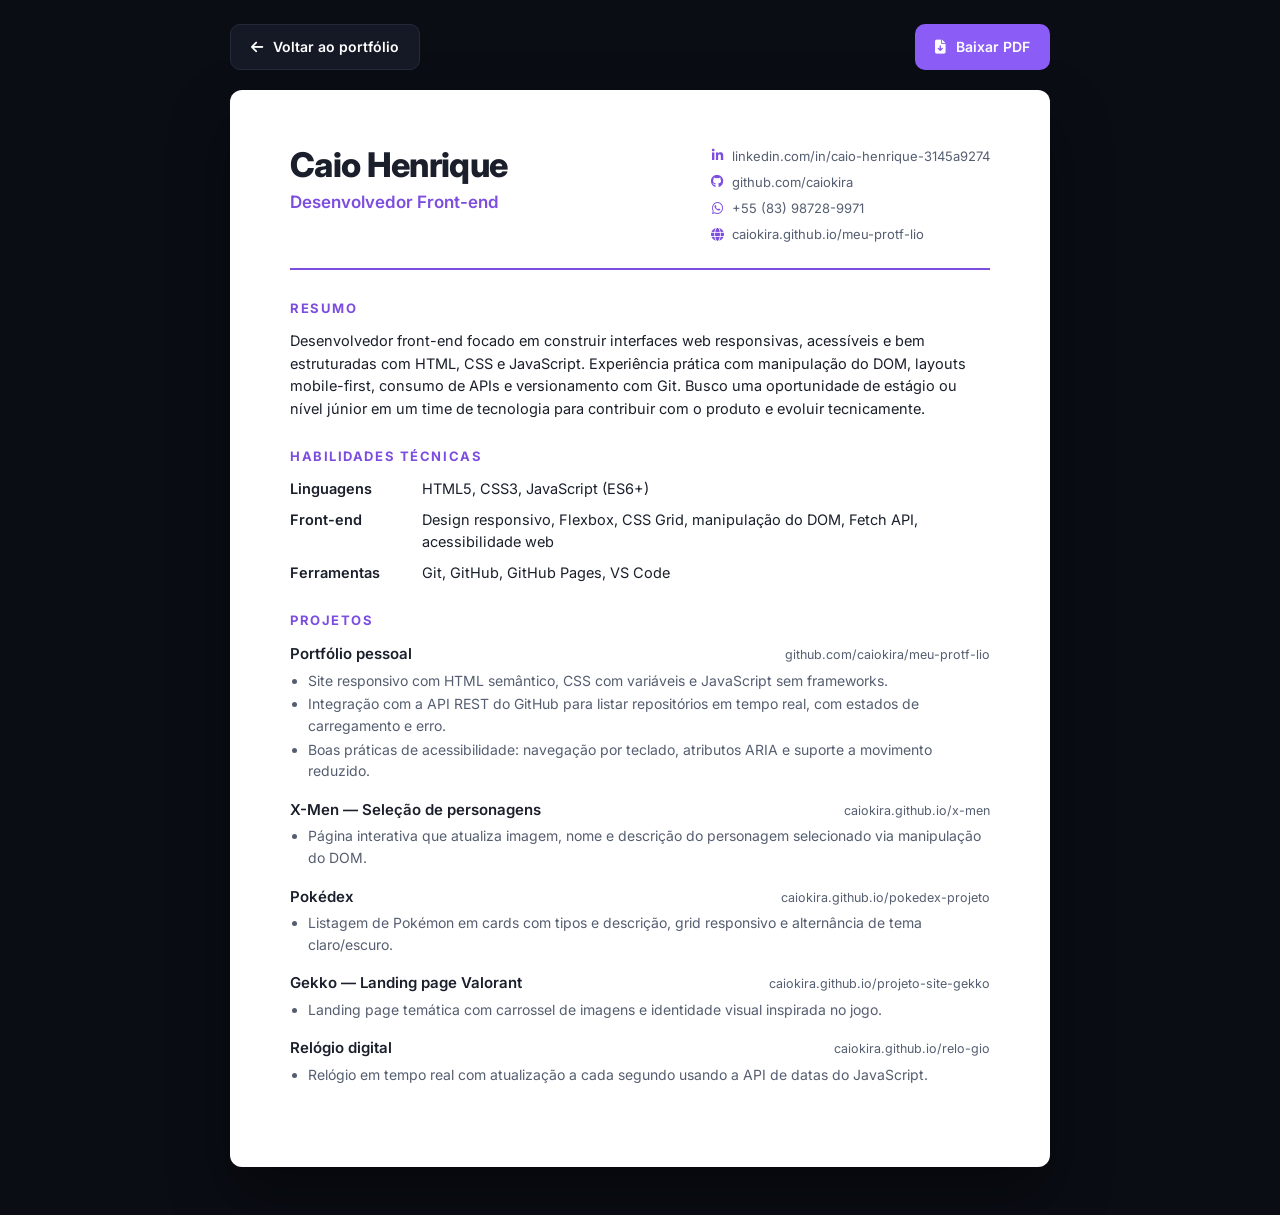
<file: curriculo.html>
<!DOCTYPE html>
<html lang="pt-BR">
<head>
    <meta charset="UTF-8">
    <meta name="viewport" content="width=device-width, initial-scale=1.0">
    <title>Currículo | Caio Henrique — Desenvolvedor Front-end</title>
    <meta name="description" content="Currículo de Caio Henrique, desenvolvedor front-end.">
    <meta name="robots" content="noindex">

    <link rel="icon" href="data:image/svg+xml,<svg xmlns='http://www.w3.org/2000/svg' viewBox='0 0 64 64'><rect width='64' height='64' rx='14' fill='%230a0d14'/><text x='50%' y='54%' text-anchor='middle' dominant-baseline='middle' font-family='monospace' font-weight='700' font-size='28' fill='%238b5cf6'>CH</text></svg>">

    <link rel="stylesheet" href="https://cdnjs.cloudflare.com/ajax/libs/font-awesome/6.5.2/css/all.min.css">
    <link rel="preconnect" href="https://fonts.googleapis.com">
    <link rel="preconnect" href="https://fonts.gstatic.com" crossorigin>
    <link href="https://fonts.googleapis.com/css2?family=Inter:wght@400;500;600;700;800&display=swap" rel="stylesheet">

    <link rel="stylesheet" href="./src/css/reset.css">
    <link rel="stylesheet" href="./src/css/curriculo.css">
</head>
<body>
    <div class="barra-acoes">
        <a href="./index.html" class="acao acao-secundaria">
            <i class="fa-solid fa-arrow-left"></i> Voltar ao portfólio
        </a>
        <button type="button" class="acao acao-primaria" id="baixar-pdf">
            <i class="fa-solid fa-file-arrow-down"></i> Baixar PDF
        </button>
    </div>

    <main class="folha">
        <header class="cv-cabecalho">
            <div>
                <h1>Caio Henrique</h1>
                <p class="cv-cargo">Desenvolvedor Front-end</p>
            </div>
            <ul class="cv-contatos">
                <li>
                    <i class="fa-brands fa-linkedin-in"></i>
                    <a href="https://www.linkedin.com/in/caio-henrique-3145a9274/">linkedin.com/in/caio-henrique-3145a9274</a>
                </li>
                <li>
                    <i class="fa-brands fa-github"></i>
                    <a href="https://github.com/caiokira">github.com/caiokira</a>
                </li>
                <li>
                    <i class="fa-brands fa-whatsapp"></i>
                    <a href="https://wa.me/5583987289971">+55 (83) 98728-9971</a>
                </li>
                <li>
                    <i class="fa-solid fa-globe"></i>
                    <a href="https://caiokira.github.io/meu-protf-lio/">caiokira.github.io/meu-protf-lio</a>
                </li>
            </ul>
        </header>

        <section class="cv-secao">
            <h2>Resumo</h2>
            <p>
                Desenvolvedor front-end focado em construir interfaces web responsivas, acessíveis e bem
                estruturadas com HTML, CSS e JavaScript. Experiência prática com manipulação do DOM,
                layouts mobile-first, consumo de APIs e versionamento com Git. Busco uma oportunidade
                de estágio ou nível júnior em um time de tecnologia para contribuir com o produto e
                evoluir tecnicamente.
            </p>
        </section>

        <section class="cv-secao">
            <h2>Habilidades técnicas</h2>
            <dl class="cv-habilidades">
                <div>
                    <dt>Linguagens</dt>
                    <dd>HTML5, CSS3, JavaScript (ES6+)</dd>
                </div>
                <div>
                    <dt>Front-end</dt>
                    <dd>Design responsivo, Flexbox, CSS Grid, manipulação do DOM, Fetch API, acessibilidade web</dd>
                </div>
                <div>
                    <dt>Ferramentas</dt>
                    <dd>Git, GitHub, GitHub Pages, VS Code</dd>
                </div>
            </dl>
        </section>

        <section class="cv-secao">
            <h2>Projetos</h2>

            <article class="cv-projeto">
                <div class="cv-projeto-topo">
                    <h3>Portfólio pessoal</h3>
                    <a href="https://github.com/caiokira/meu-protf-lio">github.com/caiokira/meu-protf-lio</a>
                </div>
                <ul>
                    <li>Site responsivo com HTML semântico, CSS com variáveis e JavaScript sem frameworks.</li>
                    <li>Integração com a API REST do GitHub para listar repositórios em tempo real, com estados de carregamento e erro.</li>
                    <li>Boas práticas de acessibilidade: navegação por teclado, atributos ARIA e suporte a movimento reduzido.</li>
                </ul>
            </article>

            <article class="cv-projeto">
                <div class="cv-projeto-topo">
                    <h3>X-Men — Seleção de personagens</h3>
                    <a href="https://caiokira.github.io/x-men/">caiokira.github.io/x-men</a>
                </div>
                <ul>
                    <li>Página interativa que atualiza imagem, nome e descrição do personagem selecionado via manipulação do DOM.</li>
                </ul>
            </article>

            <article class="cv-projeto">
                <div class="cv-projeto-topo">
                    <h3>Pokédex</h3>
                    <a href="https://caiokira.github.io/pokedex-projeto">caiokira.github.io/pokedex-projeto</a>
                </div>
                <ul>
                    <li>Listagem de Pokémon em cards com tipos e descrição, grid responsivo e alternância de tema claro/escuro.</li>
                </ul>
            </article>

            <article class="cv-projeto">
                <div class="cv-projeto-topo">
                    <h3>Gekko — Landing page Valorant</h3>
                    <a href="https://caiokira.github.io/projeto-site-gekko/">caiokira.github.io/projeto-site-gekko</a>
                </div>
                <ul>
                    <li>Landing page temática com carrossel de imagens e identidade visual inspirada no jogo.</li>
                </ul>
            </article>

            <article class="cv-projeto">
                <div class="cv-projeto-topo">
                    <h3>Relógio digital</h3>
                    <a href="https://caiokira.github.io/relo-gio/">caiokira.github.io/relo-gio</a>
                </div>
                <ul>
                    <li>Relógio em tempo real com atualização a cada segundo usando a API de datas do JavaScript.</li>
                </ul>
            </article>
        </section>
    </main>

    <script>
        document.getElementById('baixar-pdf').addEventListener('click', () => window.print());
    </script>
</body>
</html>
</file>
<file: src/css/curriculo.css>
:root {
    --cor-fundo: #0a0d14;
    --cor-folha: #ffffff;
    --cor-texto: #1a1f2b;
    --cor-texto-suave: #555e70;
    --cor-borda: #e3e6ec;
    --cor-primaria: #7c4ddf;
}

body {
    font-family: "Inter", system-ui, -apple-system, sans-serif;
    background-color: var(--cor-fundo);
    color: var(--cor-texto);
    line-height: 1.55;
    padding: 24px 16px 48px;
    -webkit-font-smoothing: antialiased;
}

a {
    color: inherit;
}

.barra-acoes {
    display: flex;
    flex-wrap: wrap;
    justify-content: space-between;
    gap: 12px;
    max-width: 820px;
    margin: 0 auto 20px;
}

.acao {
    display: inline-flex;
    align-items: center;
    gap: 10px;
    padding: 11px 20px;
    border-radius: 10px;
    font: inherit;
    font-size: 14px;
    font-weight: 600;
    color: #fff;
    cursor: pointer;
    transition: background-color 0.25s ease, border-color 0.25s ease;
}

.acao-primaria {
    background-color: #8b5cf6;
}

.acao-primaria:hover {
    background-color: var(--cor-primaria);
}

.acao-secundaria {
    border: 1px solid #232a3a;
    background-color: #141925;
}

.acao-secundaria:hover {
    border-color: #8b5cf6;
}

.acao:focus-visible {
    outline: 2px solid #22d3a6;
    outline-offset: 3px;
}

.folha {
    max-width: 820px;
    margin: 0 auto;
    padding: 56px 60px;
    background-color: var(--cor-folha);
    border-radius: 12px;
    box-shadow: 0 30px 60px rgba(0, 0, 0, 0.4);
}

.cv-cabecalho {
    display: flex;
    justify-content: space-between;
    align-items: flex-start;
    gap: 24px;
    padding-bottom: 24px;
    border-bottom: 2px solid var(--cor-primaria);
    margin-bottom: 28px;
}

.cv-cabecalho h1 {
    font-size: 34px;
    font-weight: 800;
    letter-spacing: -0.02em;
    line-height: 1.1;
}

.cv-cargo {
    font-size: 17px;
    font-weight: 600;
    color: var(--cor-primaria);
    margin-top: 6px;
}

.cv-contatos {
    display: flex;
    flex-direction: column;
    gap: 6px;
    font-size: 13px;
    color: var(--cor-texto-suave);
}

.cv-contatos li {
    display: flex;
    align-items: center;
    gap: 8px;
}

.cv-contatos i {
    width: 14px;
    text-align: center;
    color: var(--cor-primaria);
}

.cv-contatos a {
    text-decoration: none;
}

.cv-contatos a:hover {
    color: var(--cor-primaria);
}

.cv-secao {
    margin-bottom: 26px;
}

.cv-secao h2 {
    font-size: 13px;
    font-weight: 700;
    letter-spacing: 0.12em;
    text-transform: uppercase;
    color: var(--cor-primaria);
    margin-bottom: 12px;
}

.cv-secao > p {
    font-size: 14.5px;
}

.cv-habilidades {
    display: grid;
    gap: 8px;
    font-size: 14.5px;
}

.cv-habilidades div {
    display: grid;
    grid-template-columns: 120px 1fr;
    gap: 12px;
}

.cv-habilidades dt {
    font-weight: 600;
}

.cv-projeto {
    margin-bottom: 16px;
    break-inside: avoid;
}

.cv-projeto-topo {
    display: flex;
    flex-wrap: wrap;
    justify-content: space-between;
    align-items: baseline;
    gap: 4px 16px;
    margin-bottom: 4px;
}

.cv-projeto h3 {
    font-size: 15px;
    font-weight: 600;
}

.cv-projeto-topo a {
    font-size: 12.5px;
    color: var(--cor-texto-suave);
    text-decoration: none;
}

.cv-projeto ul {
    list-style: disc;
    padding-left: 18px;
    font-size: 14px;
    color: var(--cor-texto-suave);
}

.cv-projeto li + li {
    margin-top: 2px;
}

@media (max-width: 640px) {
    .folha {
        padding: 32px 22px;
    }

    .cv-cabecalho {
        flex-direction: column;
    }

    .cv-contatos {
        word-break: break-all;
    }

    .cv-habilidades div {
        grid-template-columns: 1fr;
        gap: 0;
    }
}

@media print {
    @page {
        size: A4;
        margin: 14mm 16mm;
    }

    body {
        background: none;
        padding: 0;
    }

    .barra-acoes {
        display: none;
    }

    .folha {
        max-width: none;
        padding: 0;
        border-radius: 0;
        box-shadow: none;
    }

    a {
        text-decoration: none;
    }
}
</file>
